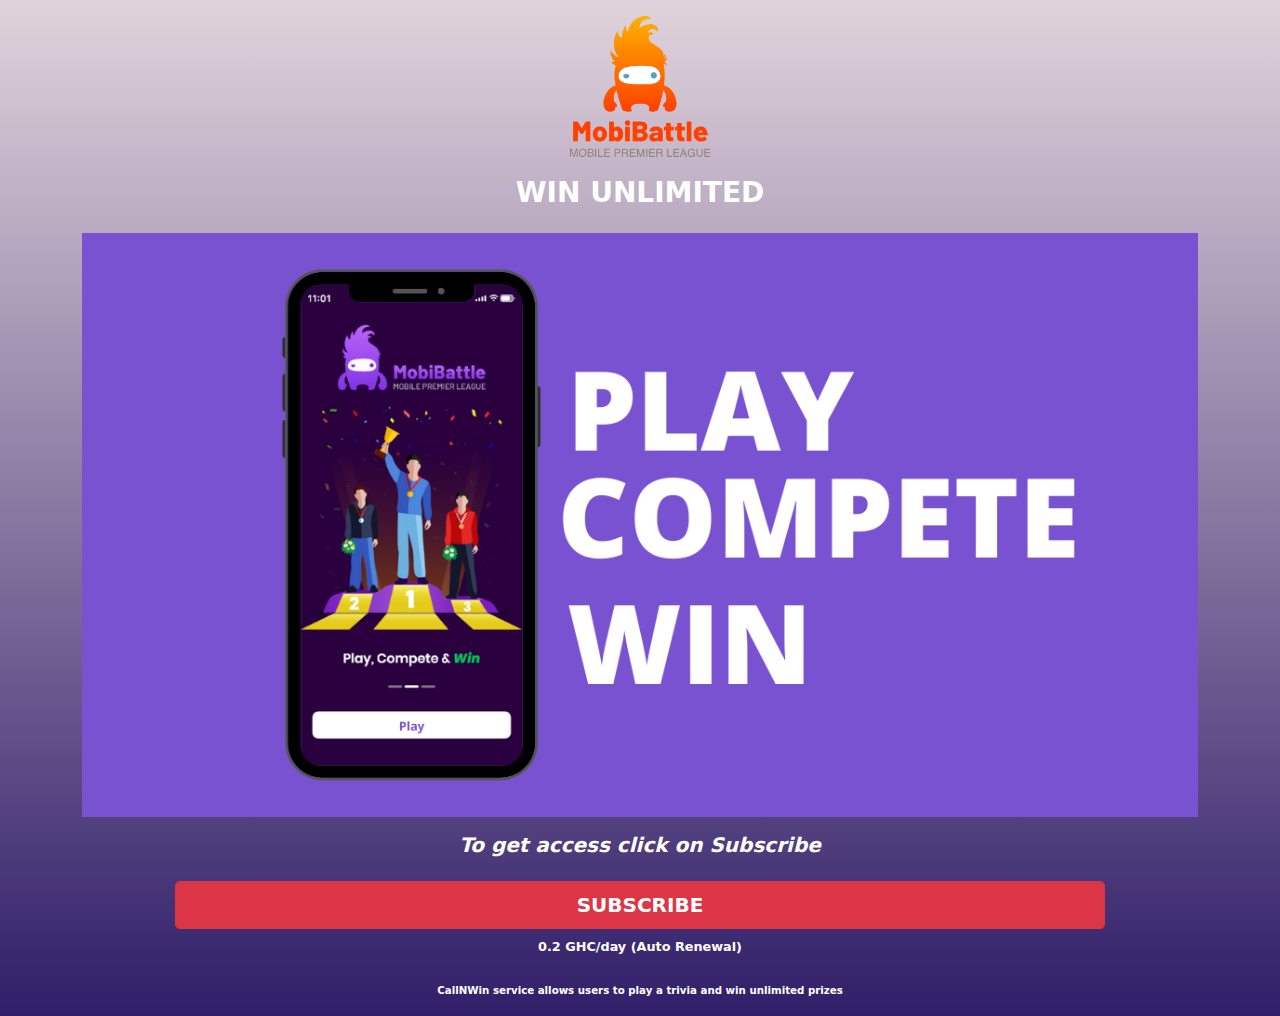
<file: he/index.html>
<!doctype html>
<html lang="en">

<head>
    <!-- required meta tags -->
    <meta charset="utf-8">
    <meta name="viewport" content="width=device-width, initial-scale=1">
    <meta name="theme-color" content="#B03E80">
    <!-- bootstrap CSS -->
    <link rel="stylesheet" href="/css/bootstrap.min.css">
    <!-- main css -->
    <link rel="stylesheet" href="/css/style.css">
    <title>CallNWin</title>
</head>

<body>
    <header class="container text-center">
        <img class="img-fluid my-3" width="142" src="/assets/img/logo.png" alt="logo">
    </header>
    <main class="container text-center">
        <h1 class="text-uppercase h3 fw-bold">Win Unlimited</h1>
        <img class="img-fluid my-3" src="/assets/img/hero.png" alt="hero">
        <h5 class="fst-italic fw-bold">To get access click on Subscribe</h5>
        <div class="d-grid gap-2 col-10 mx-auto mt-4 mb-2">
            <a class="btn btn-danger btn-lg btn-block text-uppercase fw-bold" href="./confirm.html">Subscribe</a>
        </div>
        <p class="font-weight-bold small my-2 fw-bold">0.2 GHC/day (Auto Renewal)</p>
    </main>
    <footer class="container text-center">
        <p class="mt-3 small"><small class="fw-bold">CallNWin service allows users to play a trivia and win unlimited prizes</small></p>
    </footer>
</body>

</html>
</file>
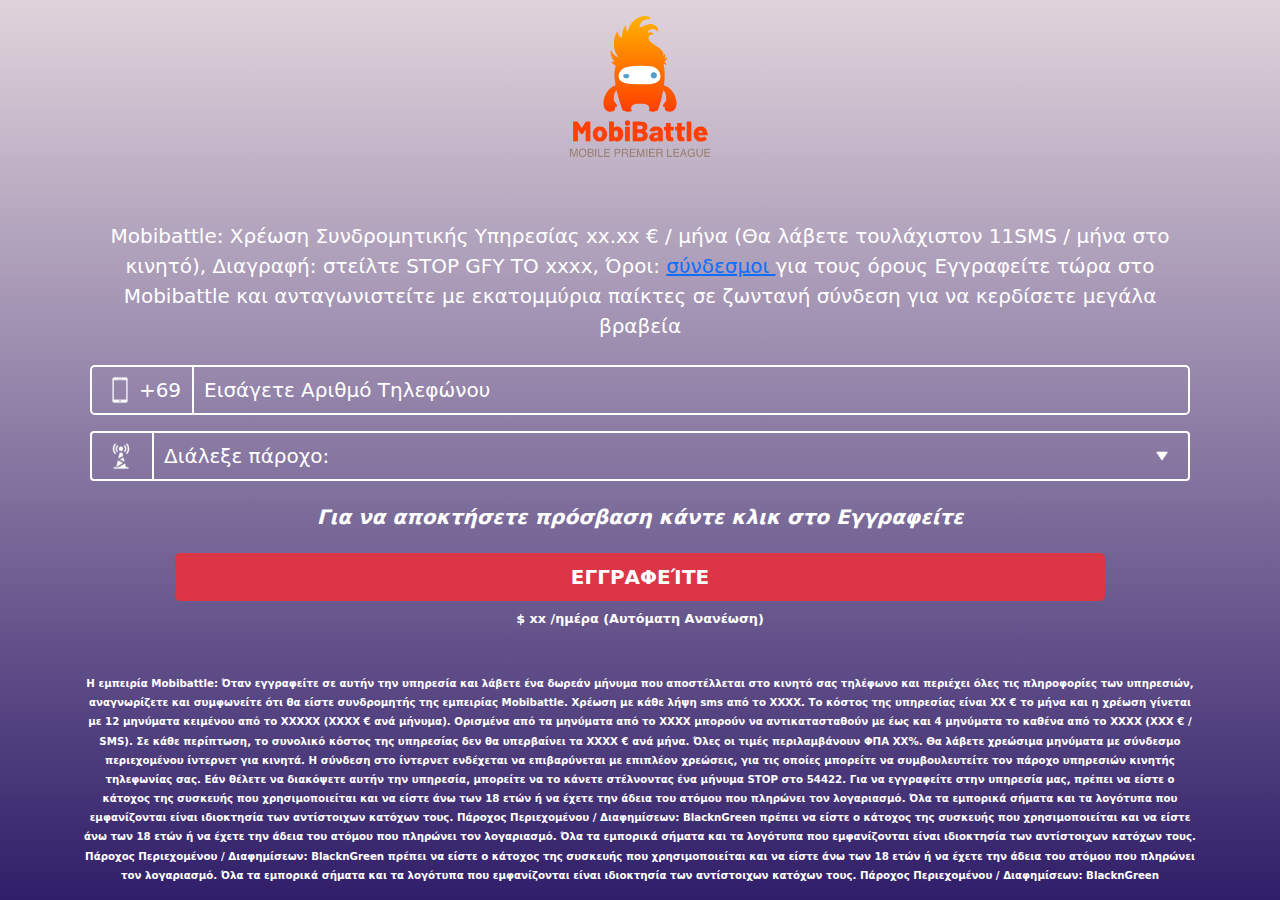
<file: wifi/index.html>
<!doctype html>
<html lang="en">

<head>
    <!-- required meta tags -->
    <meta charset="utf-8">
    <meta name="viewport" content="width=device-width, initial-scale=1">
    <meta name="theme-color" content="#B03E80">
    <!-- bootstrap CSS -->
    <link rel="stylesheet" href="/css/bootstrap.min.css">
    <!-- main css -->
    <link rel="stylesheet" href="/css/style.css">
    <title>Mobibattle</title>
</head>

<body>
    <header class="container text-center">
        <img class="img-fluid my-3" width="142" src="/assets/img/logo.png" alt="logo">
    </header>
    <main class="container text-center">

        <form class="mx-2 my-4">
            <p class="mb-4 fs-5">
                Mobibattle: Χρέωση Συνδρομητικής Υπηρεσίας xx.xx € / μήνα (Θα λάβετε τουλάχιστον 11SMS / μήνα στο κινητό), Διαγραφή: στείλτε STOP GFY TO xxxx, Όροι: <a href="https://mobibattleterms.vercel.app/">σύνδεσμοι </a>για τους όρους Εγγραφείτε τώρα στο Mobibattle και ανταγωνιστείτε με εκατομμύρια παίκτες σε ζωντανή σύνδεση για να κερδίσετε μεγάλα βραβεία
            </p>
            <div class="mb-3 position-relative">
                <div class="mobile-placeholder">
                    <img src="/assets/icons/mobile_icon.png" alt="mobile" width="38">
                    <span class="h5 mb-0">+69</span>
                </div>
                <input type="tel" class="form-control form-control-lg" placeholder="Εισάγετε Αριθμό Τηλεφώνου">
            </div>
            <div class="position-relative">
                <div class="network-placeholder">
                    <img src="/assets/icons/network_icon.png" alt="network" width="38">
                </div>
                <select class="form-select form-select-lg" aria-label="Mobity">
                    <option selected>Διάλεξε πάροχο:</option>
                    <option value="1">Cosmote</option>
                    <option value="2">Wind</option>

                </select>
            </div>
        </form>
        <h5 class="fst-italic fw-bold">Για να αποκτήσετε πρόσβαση κάντε κλικ στο Εγγραφείτε</h5>
        <div class="d-grid gap-2 col-10 mx-auto mt-4 mb-2">
            <a class="btn btn-danger btn-lg btn-block text-uppercase fw-bold" href="./confirm.html">Εγγραφείτε</a>
        </div>
        <p class="font-weight-bold small my-2 fw-bold">$ xx /ημέρα (Αυτόματη Ανανέωση)</p>
    </main>
    <footer class="container text-center">
        <p class="mt-3 small">
            <small class="fw-bold">
                Η εμπειρία Mobibattle: Όταν εγγραφείτε σε αυτήν την υπηρεσία και λάβετε ένα δωρεάν μήνυμα που αποστέλλεται στο κινητό σας τηλέφωνο και περιέχει όλες τις πληροφορίες των υπηρεσιών, αναγνωρίζετε και συμφωνείτε ότι θα είστε συνδρομητής της εμπειρίας Mobibattle. Χρέωση με κάθε λήψη sms από το XXXX. Το κόστος της υπηρεσίας είναι XX € το μήνα και η χρέωση γίνεται με 12 μηνύματα κειμένου από το XXXXX (XXXX € ανά μήνυμα). Ορισμένα από τα μηνύματα από το XXXX μπορούν να αντικατασταθούν με έως και 4 μηνύματα το καθένα από το XXXX (XXX € / SMS). Σε κάθε περίπτωση, το συνολικό κόστος της υπηρεσίας δεν θα υπερβαίνει τα XXXX € ανά μήνα. Όλες οι τιμές περιλαμβάνουν ΦΠΑ XX%. Θα λάβετε χρεώσιμα μηνύματα με σύνδεσμο περιεχομένου ίντερνετ για κινητά. Η σύνδεση στο ίντερνετ ενδέχεται να επιβαρύνεται με επιπλέον χρεώσεις, για τις οποίες μπορείτε να συμβουλευτείτε τον πάροχο υπηρεσιών κινητής τηλεφωνίας σας. Εάν θέλετε να διακόψετε αυτήν την υπηρεσία, μπορείτε να το κάνετε στέλνοντας ένα μήνυμα STOP στο 54422. Για να εγγραφείτε στην υπηρεσία μας, πρέπει να είστε ο κάτοχος της συσκευής που χρησιμοποιείται και να είστε άνω των 18 ετών ή να έχετε την άδεια του ατόμου που πληρώνει τον λογαριασμό. Όλα τα εμπορικά σήματα και τα λογότυπα που εμφανίζονται είναι ιδιοκτησία των αντίστοιχων κατόχων τους. Πάροχος Περιεχομένου / Διαφημίσεων: BlacknGreen πρέπει να είστε ο κάτοχος της συσκευής που χρησιμοποιείται και να είστε άνω των 18 ετών ή να έχετε την άδεια του ατόμου που πληρώνει τον λογαριασμό. Όλα τα εμπορικά σήματα και τα λογότυπα που εμφανίζονται είναι ιδιοκτησία των αντίστοιχων κατόχων τους. Πάροχος Περιεχομένου / Διαφημίσεων: BlacknGreen πρέπει να είστε ο κάτοχος της συσκευής που χρησιμοποιείται και να είστε άνω των 18 ετών ή να έχετε την άδεια του ατόμου που πληρώνει τον λογαριασμό. Όλα τα εμπορικά σήματα και τα λογότυπα που εμφανίζονται είναι ιδιοκτησία των αντίστοιχων κατόχων τους. Πάροχος Περιεχομένου / Διαφημίσεων: BlacknGreen
            </small>
        </p>
    </footer>
</body>

</html>
</file>
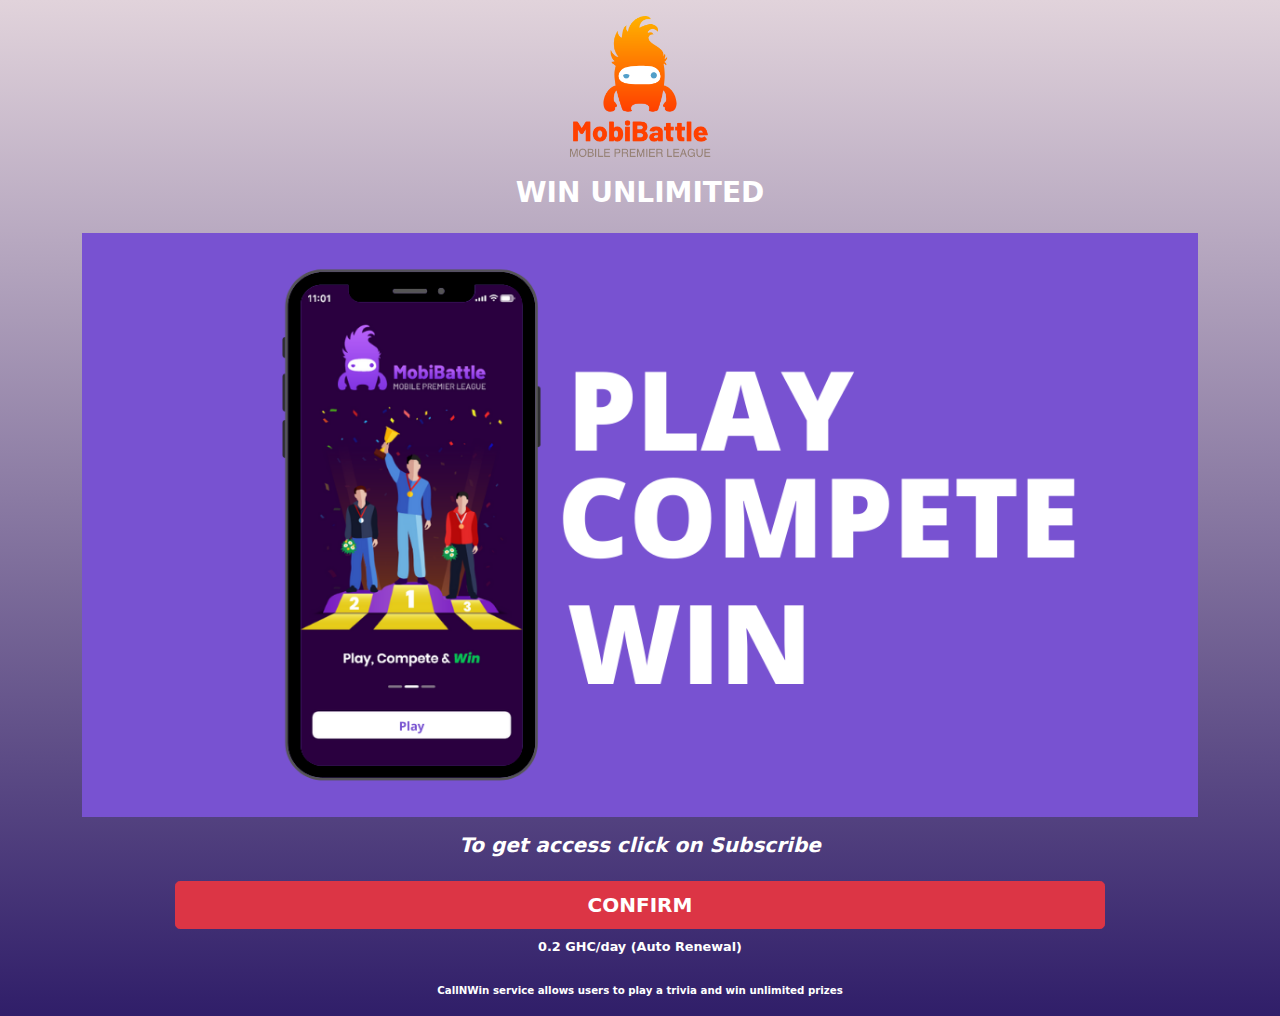
<file: he/confirm.html>
<!doctype html>
<html lang="en">

<head>
    <!-- required meta tags -->
    <meta charset="utf-8">
    <meta name="viewport" content="width=device-width, initial-scale=1">
    <meta name="theme-color" content="#B03E80">
    <!-- bootstrap CSS -->
    <link rel="stylesheet" href="/css/bootstrap.min.css">
    <!-- main css -->
    <link rel="stylesheet" href="/css/style.css">
    <title>CallNWin</title>
</head>

<body>
    <header class="container text-center">
        <img class="img-fluid my-3" width="142" src="/assets/img/logo.png" alt="logo">
    </header>
    <main class="container text-center">
        <h1 class="text-uppercase h3 fw-bold">Win Unlimited</h1>
        <img class="img-fluid my-3" src="/assets/img/hero.png" alt="hero">
        <h5 class="fst-italic fw-bold">To get access click on Subscribe</h5>
        <div class="d-grid gap-2 col-10 mx-auto mt-4 mb-2">
            <a class="btn btn-danger btn-lg btn-block text-uppercase fw-bold" href="./success.html">Confirm</a>
        </div>
        <p class="font-weight-bold small my-2 fw-bold">0.2 GHC/day (Auto Renewal)</p>
    </main>
    <footer class="container text-center">
        <p class="mt-3 small"><small class="fw-bold">CallNWin service allows users to play a trivia and win unlimited prizes</small></p>
    </footer>
</body>

</html>
</file>
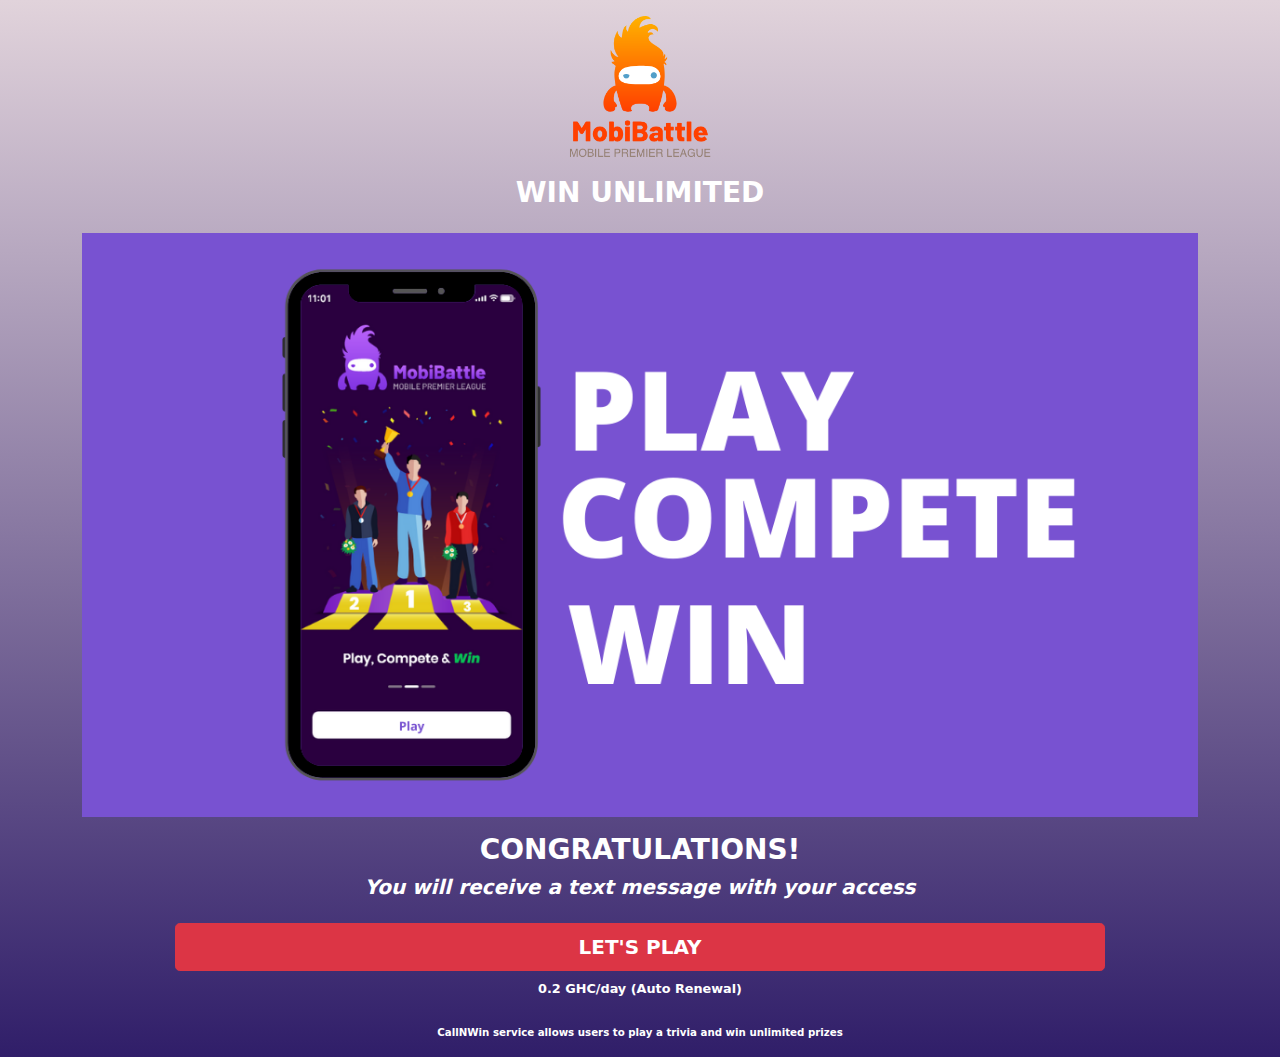
<file: he/success.html>
<!doctype html>
<html lang="en">

<head>
    <!-- required meta tags -->
    <meta charset="utf-8">
    <meta name="viewport" content="width=device-width, initial-scale=1">
    <meta name="theme-color" content="#B03E80">
    <!-- bootstrap CSS -->
    <link rel="stylesheet" href="/css/bootstrap.min.css">
    <!-- main css -->
    <link rel="stylesheet" href="/css/style.css">
    <title>CallNWin</title>
</head>

<body>
    <header class="container text-center">
        <img class="img-fluid my-3" width="142" src="/assets/img/logo.png" alt="logo">
    </header>
    <main class="container text-center">
        <h1 class="text-uppercase h3 fw-bold">Win Unlimited</h1>
        <img class="img-fluid my-3" src="/assets/img/hero.png" alt="hero">
        <h1 class="text-uppercase h3 fw-bold">Congratulations!</h1>
        <h5 class="fst-italic fw-bold">You will receive a text message with your access</h5>
        <div class="d-grid gap-2 col-10 mx-auto mt-4 mb-2">
            <a class="btn btn-danger btn-lg btn-block text-uppercase fw-bold">Let's Play</a>
        </div>
        <p class="font-weight-bold small my-2 fw-bold">0.2 GHC/day (Auto Renewal)</p>
    </main>
    <footer class="container text-center">
        <p class="mt-3 small"><small class="fw-bold">CallNWin service allows users to play a trivia and win unlimited prizes</small></p>
    </footer>
</body>

</html>
</file>
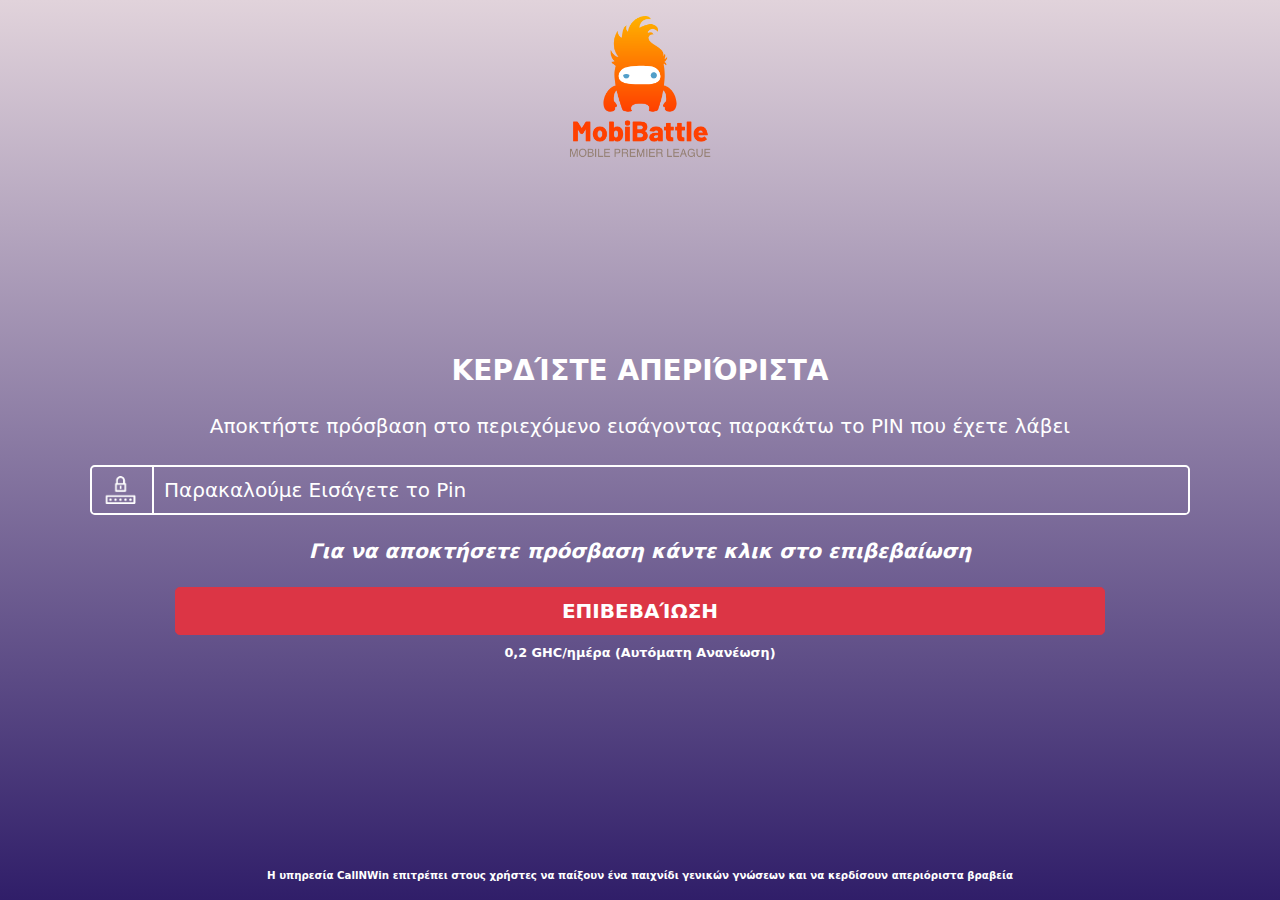
<file: wifi/confirm.html>
<!doctype html>
<html lang="en">

<head>
    <!-- required meta tags -->
    <meta charset="utf-8">
    <meta name="viewport" content="width=device-width, initial-scale=1">
    <meta name="theme-color" content="#B03E80">
    <!-- bootstrap CSS -->
    <link rel="stylesheet" href="/css/bootstrap.min.css">
    <!-- main css -->
    <link rel="stylesheet" href="/css/style.css">
    <title>CallNWin</title>
</head>

<body>
    <header class="container text-center">
        <img class="img-fluid my-3" width="142" src="/assets/img/logo.png" alt="logo">
    </header>
    <main class="container text-center">
        <h1 class="text-uppercase h3 fw-bold">Κερδίστε Απεριόριστα</h1>
        <form class="mx-2 my-4">
            <p class="mb-4 fs-5">Αποκτήστε πρόσβαση στο περιεχόμενο εισάγοντας παρακάτω το PIN που έχετε λάβει</p>
            <div class="mb-3 position-relative">
                <div class="pin-placeholder">
                    <img src="/assets/icons/lock_pin_icon.png" alt="pin" width="38">
                </div>
                <input type="tel" class="form-control form-control-lg form-control-pin" placeholder="Παρακαλούμε Εισάγετε το Pin">
            </div>
        </form>
        <h5 class="fst-italic fw-bold">Για να αποκτήσετε πρόσβαση κάντε κλικ στο επιβεβαίωση</h5>
        <div class="d-grid gap-2 col-10 mx-auto mt-4 mb-2">
            <a class="btn btn-danger btn-lg btn-block text-uppercase fw-bold" href="./success.html">επιβεβαίωση</a>
        </div>
        <p class="font-weight-bold small my-2 fw-bold">0,2 GHC/ημέρα (Αυτόματη Aνανέωση)</p>
    </main>
    <footer class="container text-center">
        <p class="mt-3 small"><small class="fw-bold">Η υπηρεσία CallNWin επιτρέπει στους χρήστες να παίξουν ένα παιχνίδι γενικών γνώσεων και να κερδίσουν απεριόριστα βραβεία</small></p>
    </footer>
</body>

</html>
</file>
<file: css/style.css>
html,
body {
    min-height: 100vh;
}

body {
    display        : flex;
    flex-direction : column;
    justify-content: space-between;
    color          : #ffffff;
    background     : #e1d3db;
    /* fallback for old browsers */
    background     : -webkit-linear-gradient(to bottom, #e1d3db, #301E69);
    /* Chrome 10-25, Safari 5.1-6 */
    background     : linear-gradient(to bottom, #e1d3db, #301E69);
    /* W3C, IE 10+/ Edge, Firefox 16+, Chrome 26+, Opera 12+, Safari 7+ */
}

.small,
small {
    font-size: .8em;
}

.form-control,
.form-select,
.form-control:focus,
.form-select:focus {
    background-color: transparent;
    border          : 2px solid #ffffff;
}

.form-control:focus,
.form-select:focus {
    box-shadow: 0 0 0 0.25rem rgba(255, 255, 255, .25);
}

.form-control,
.form-control:focus,
.form-select,
.form-control::placeholder {
    color: #ffffff;
}

.form-control {
    padding-left: 7rem;
}

.mobile-placeholder,
.network-placeholder,
.pin-placeholder {
    display        : flex;
    justify-content: center;
    align-items    : center;
    height         : 100%;
    position       : absolute;
    border-right   : 2px solid #ffffff;
}

.mobile-placeholder {
    width: 6.5rem;
}

.form-select {
    padding-left    : 4.5rem;
    background-image: url(../assets/icons/down_arrow_icon.png);
    background-size : 28px 32px;
}

.form-control-pin {
    padding-left    : 4.5rem;
}

.network-placeholder,
.pin-placeholder {
    width: 4rem;
}
</file>
